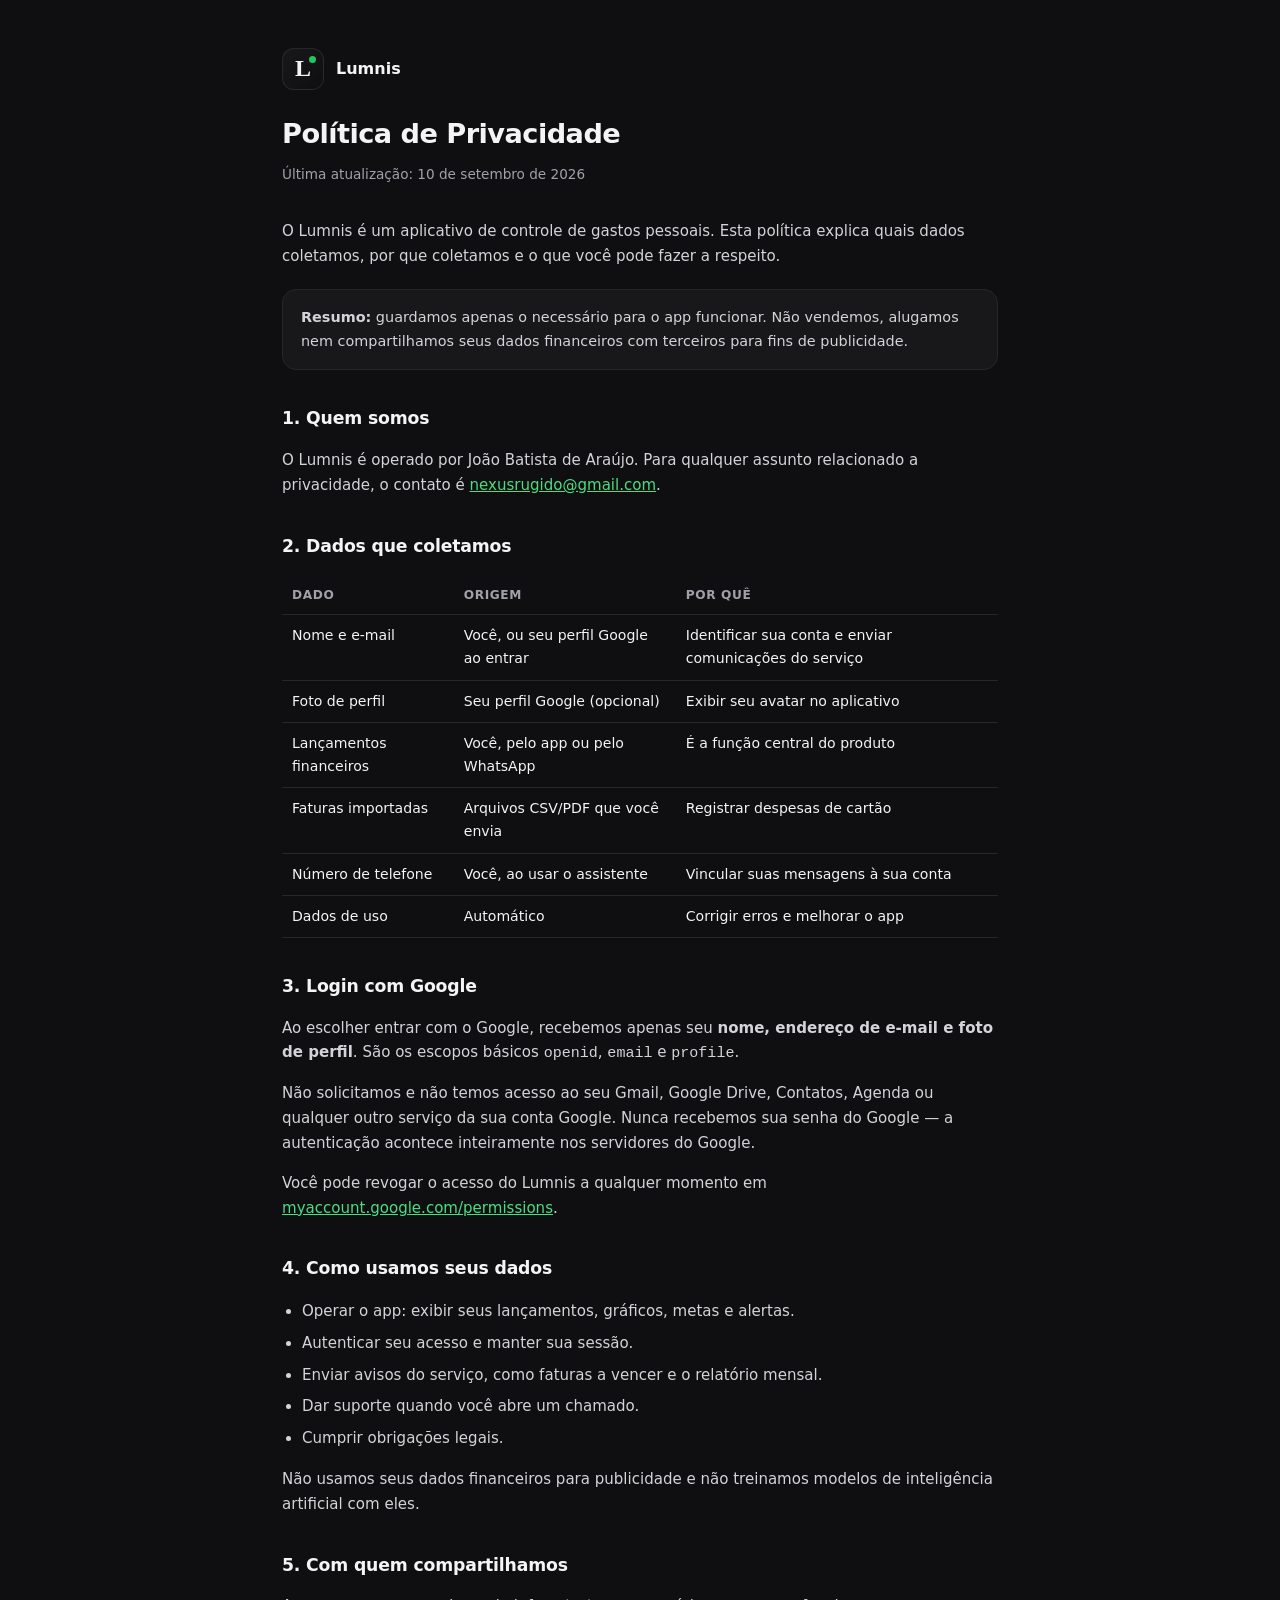
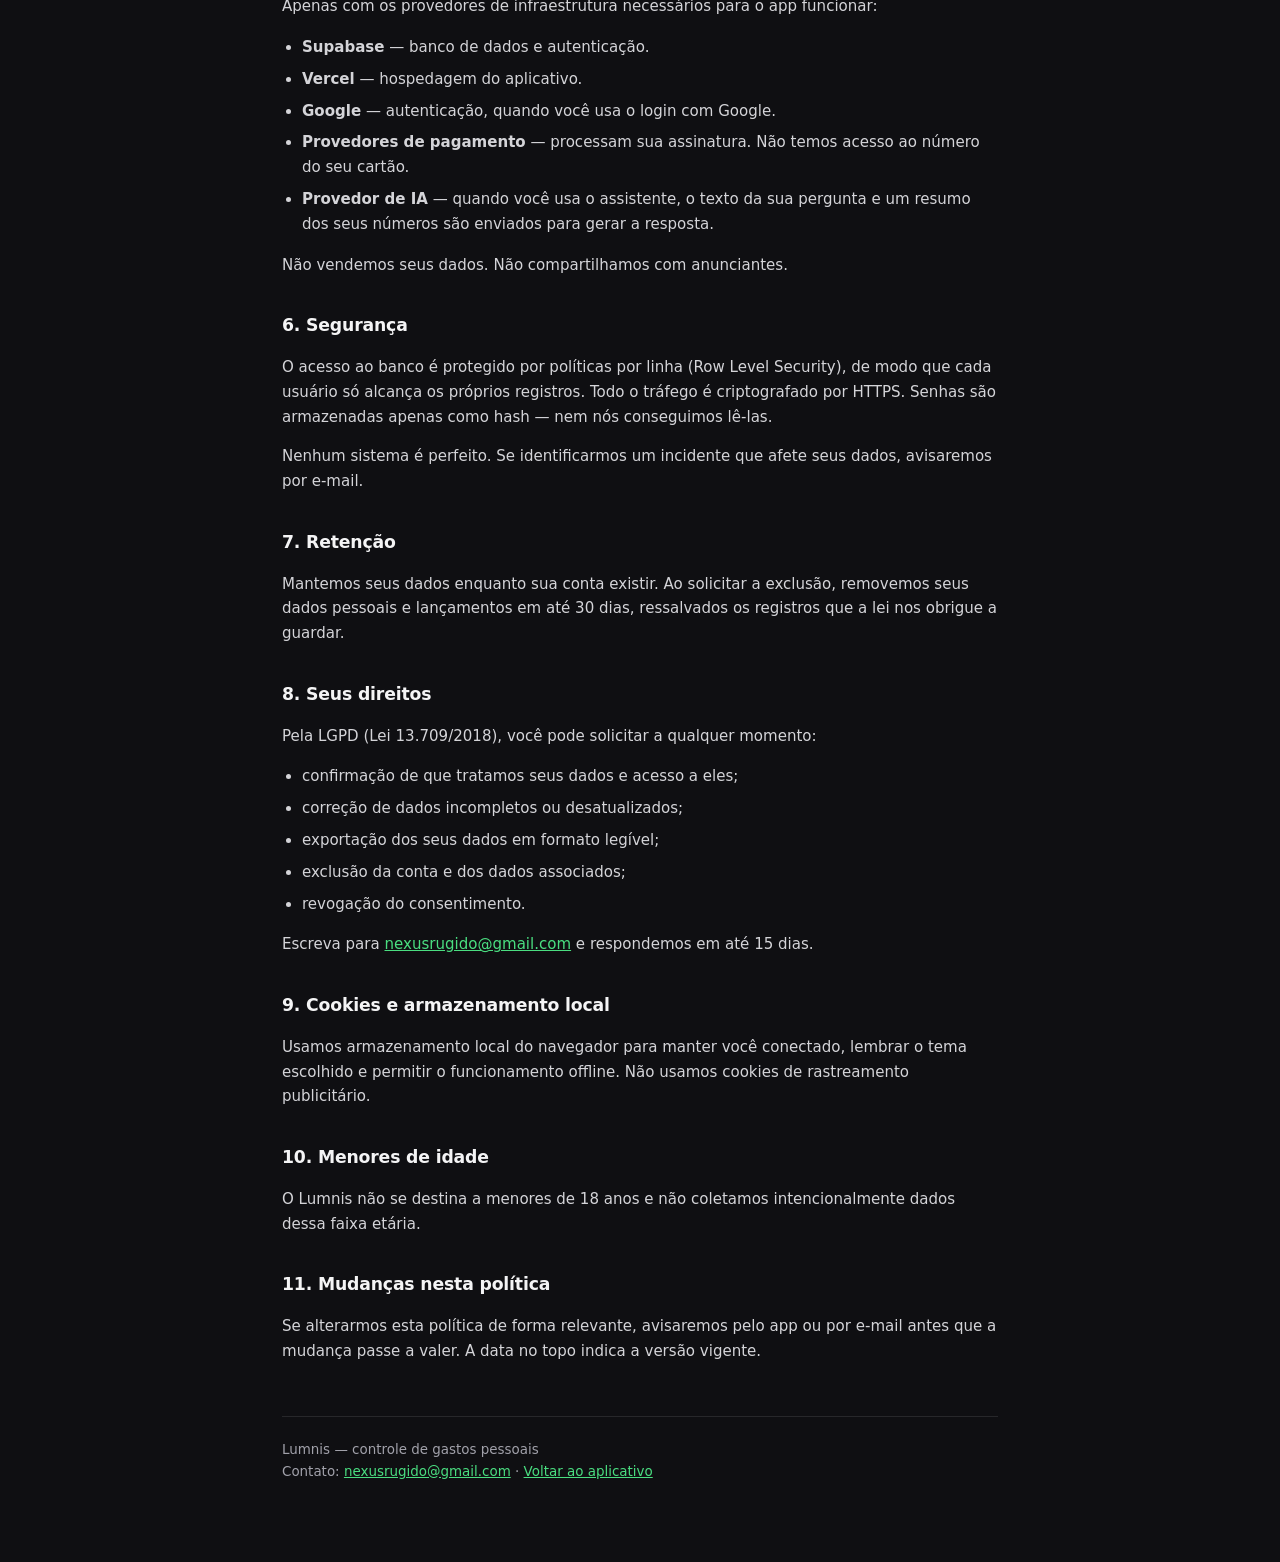
<file: privacidade.html>
<!DOCTYPE html>
<html lang="pt-BR">
<head>
<meta charset="utf-8"/>
<meta name="viewport" content="width=device-width, initial-scale=1.0"/>
<title>Política de Privacidade — Lumnis</title>
<meta name="description" content="Como o Lumnis coleta, usa e protege seus dados."/>
<style>
  :root{ --bg:#0f0f12; --card:#18181b; --border:#27272a; --text:#f4f4f5; --muted:#a1a1aa; --accent:#22c55e; }
  *{box-sizing:border-box}
  body{margin:0;background:var(--bg);color:var(--text);font-family:system-ui,-apple-system,"Segoe UI",Roboto,sans-serif;line-height:1.65;-webkit-font-smoothing:antialiased}
  .wrap{max-width:760px;margin:0 auto;padding:48px 22px 80px}
  header{display:flex;align-items:center;gap:12px;margin-bottom:8px}
  .logo{width:42px;height:42px;border-radius:12px;background:linear-gradient(135deg,#18181b,#0f0f12);border:1px solid rgba(255,255,255,.09);display:grid;place-items:center;font-family:Georgia,serif;font-size:1.5rem;font-weight:700;position:relative}
  .logo::after{content:"";position:absolute;top:7px;right:7px;width:7px;height:7px;border-radius:50%;background:var(--accent)}
  h1{font-size:1.7rem;margin:22px 0 6px;letter-spacing:-.02em}
  .updated{color:var(--muted);font-size:.85rem;margin-bottom:34px}
  h2{font-size:1.08rem;margin:34px 0 10px;letter-spacing:-.01em}
  p,li{color:#d4d4d8;font-size:.94rem}
  ul{padding-left:20px}
  li{margin-bottom:7px}
  a{color:#4ade80}
  .box{background:var(--card);border:1px solid var(--border);border-radius:14px;padding:16px 18px;margin:20px 0}
  .box p{margin:0;font-size:.9rem}
  table{width:100%;border-collapse:collapse;margin:16px 0;font-size:.88rem}
  th,td{text-align:left;padding:9px 10px;border-bottom:1px solid var(--border);vertical-align:top}
  th{color:var(--muted);font-weight:600;font-size:.76rem;text-transform:uppercase;letter-spacing:.05em}
  footer{margin-top:52px;padding-top:22px;border-top:1px solid var(--border);color:var(--muted);font-size:.84rem}
</style>
</head>
<body>
<div class="wrap">

  <header>
    <div class="logo">L</div>
    <strong>Lumnis</strong>
  </header>

  <h1>Política de Privacidade</h1>
  <div class="updated">Última atualização: 10 de setembro de 2026</div>

  <p>O Lumnis é um aplicativo de controle de gastos pessoais. Esta política explica
  quais dados coletamos, por que coletamos e o que você pode fazer a respeito.</p>

  <div class="box">
    <p><strong>Resumo:</strong> guardamos apenas o necessário para o app funcionar.
    Não vendemos, alugamos nem compartilhamos seus dados financeiros com terceiros
    para fins de publicidade.</p>
  </div>

  <h2>1. Quem somos</h2>
  <p>O Lumnis é operado por João Batista de Araújo. Para qualquer assunto relacionado
  a privacidade, o contato é <a href="mailto:nexusrugido@gmail.com">nexusrugido@gmail.com</a>.</p>

  <h2>2. Dados que coletamos</h2>
  <table>
    <tr><th>Dado</th><th>Origem</th><th>Por quê</th></tr>
    <tr><td>Nome e e-mail</td><td>Você, ou seu perfil Google ao entrar</td><td>Identificar sua conta e enviar comunicações do serviço</td></tr>
    <tr><td>Foto de perfil</td><td>Seu perfil Google (opcional)</td><td>Exibir seu avatar no aplicativo</td></tr>
    <tr><td>Lançamentos financeiros</td><td>Você, pelo app ou pelo WhatsApp</td><td>É a função central do produto</td></tr>
    <tr><td>Faturas importadas</td><td>Arquivos CSV/PDF que você envia</td><td>Registrar despesas de cartão</td></tr>
    <tr><td>Número de telefone</td><td>Você, ao usar o assistente</td><td>Vincular suas mensagens à sua conta</td></tr>
    <tr><td>Dados de uso</td><td>Automático</td><td>Corrigir erros e melhorar o app</td></tr>
  </table>

  <h2>3. Login com Google</h2>
  <p>Ao escolher entrar com o Google, recebemos apenas seu <strong>nome, endereço de
  e-mail e foto de perfil</strong>. São os escopos básicos <code>openid</code>,
  <code>email</code> e <code>profile</code>.</p>
  <p>Não solicitamos e não temos acesso ao seu Gmail, Google Drive, Contatos, Agenda
  ou qualquer outro serviço da sua conta Google. Nunca recebemos sua senha do Google —
  a autenticação acontece inteiramente nos servidores do Google.</p>
  <p>Você pode revogar o acesso do Lumnis a qualquer momento em
  <a href="https://myaccount.google.com/permissions" target="_blank" rel="noopener">myaccount.google.com/permissions</a>.</p>

  <h2>4. Como usamos seus dados</h2>
  <ul>
    <li>Operar o app: exibir seus lançamentos, gráficos, metas e alertas.</li>
    <li>Autenticar seu acesso e manter sua sessão.</li>
    <li>Enviar avisos do serviço, como faturas a vencer e o relatório mensal.</li>
    <li>Dar suporte quando você abre um chamado.</li>
    <li>Cumprir obrigações legais.</li>
  </ul>
  <p>Não usamos seus dados financeiros para publicidade e não treinamos modelos de
  inteligência artificial com eles.</p>

  <h2>5. Com quem compartilhamos</h2>
  <p>Apenas com os provedores de infraestrutura necessários para o app funcionar:</p>
  <ul>
    <li><strong>Supabase</strong> — banco de dados e autenticação.</li>
    <li><strong>Vercel</strong> — hospedagem do aplicativo.</li>
    <li><strong>Google</strong> — autenticação, quando você usa o login com Google.</li>
    <li><strong>Provedores de pagamento</strong> — processam sua assinatura. Não temos
    acesso ao número do seu cartão.</li>
    <li><strong>Provedor de IA</strong> — quando você usa o assistente, o texto da sua
    pergunta e um resumo dos seus números são enviados para gerar a resposta.</li>
  </ul>
  <p>Não vendemos seus dados. Não compartilhamos com anunciantes.</p>

  <h2>6. Segurança</h2>
  <p>O acesso ao banco é protegido por políticas por linha (Row Level Security), de modo
  que cada usuário só alcança os próprios registros. Todo o tráfego é criptografado por
  HTTPS. Senhas são armazenadas apenas como hash — nem nós conseguimos lê-las.</p>
  <p>Nenhum sistema é perfeito. Se identificarmos um incidente que afete seus dados,
  avisaremos por e-mail.</p>

  <h2>7. Retenção</h2>
  <p>Mantemos seus dados enquanto sua conta existir. Ao solicitar a exclusão, removemos
  seus dados pessoais e lançamentos em até 30 dias, ressalvados os registros que a lei
  nos obrigue a guardar.</p>

  <h2>8. Seus direitos</h2>
  <p>Pela LGPD (Lei 13.709/2018), você pode solicitar a qualquer momento:</p>
  <ul>
    <li>confirmação de que tratamos seus dados e acesso a eles;</li>
    <li>correção de dados incompletos ou desatualizados;</li>
    <li>exportação dos seus dados em formato legível;</li>
    <li>exclusão da conta e dos dados associados;</li>
    <li>revogação do consentimento.</li>
  </ul>
  <p>Escreva para <a href="mailto:nexusrugido@gmail.com">nexusrugido@gmail.com</a> e
  respondemos em até 15 dias.</p>

  <h2>9. Cookies e armazenamento local</h2>
  <p>Usamos armazenamento local do navegador para manter você conectado, lembrar o tema
  escolhido e permitir o funcionamento offline. Não usamos cookies de rastreamento
  publicitário.</p>

  <h2>10. Menores de idade</h2>
  <p>O Lumnis não se destina a menores de 18 anos e não coletamos intencionalmente dados
  dessa faixa etária.</p>

  <h2>11. Mudanças nesta política</h2>
  <p>Se alterarmos esta política de forma relevante, avisaremos pelo app ou por e-mail
  antes que a mudança passe a valer. A data no topo indica a versão vigente.</p>

  <footer>
    Lumnis — controle de gastos pessoais<br>
    Contato: <a href="mailto:nexusrugido@gmail.com">nexusrugido@gmail.com</a> ·
    <a href="/">Voltar ao aplicativo</a>
  </footer>

</div>
</body>
</html>
</file>
